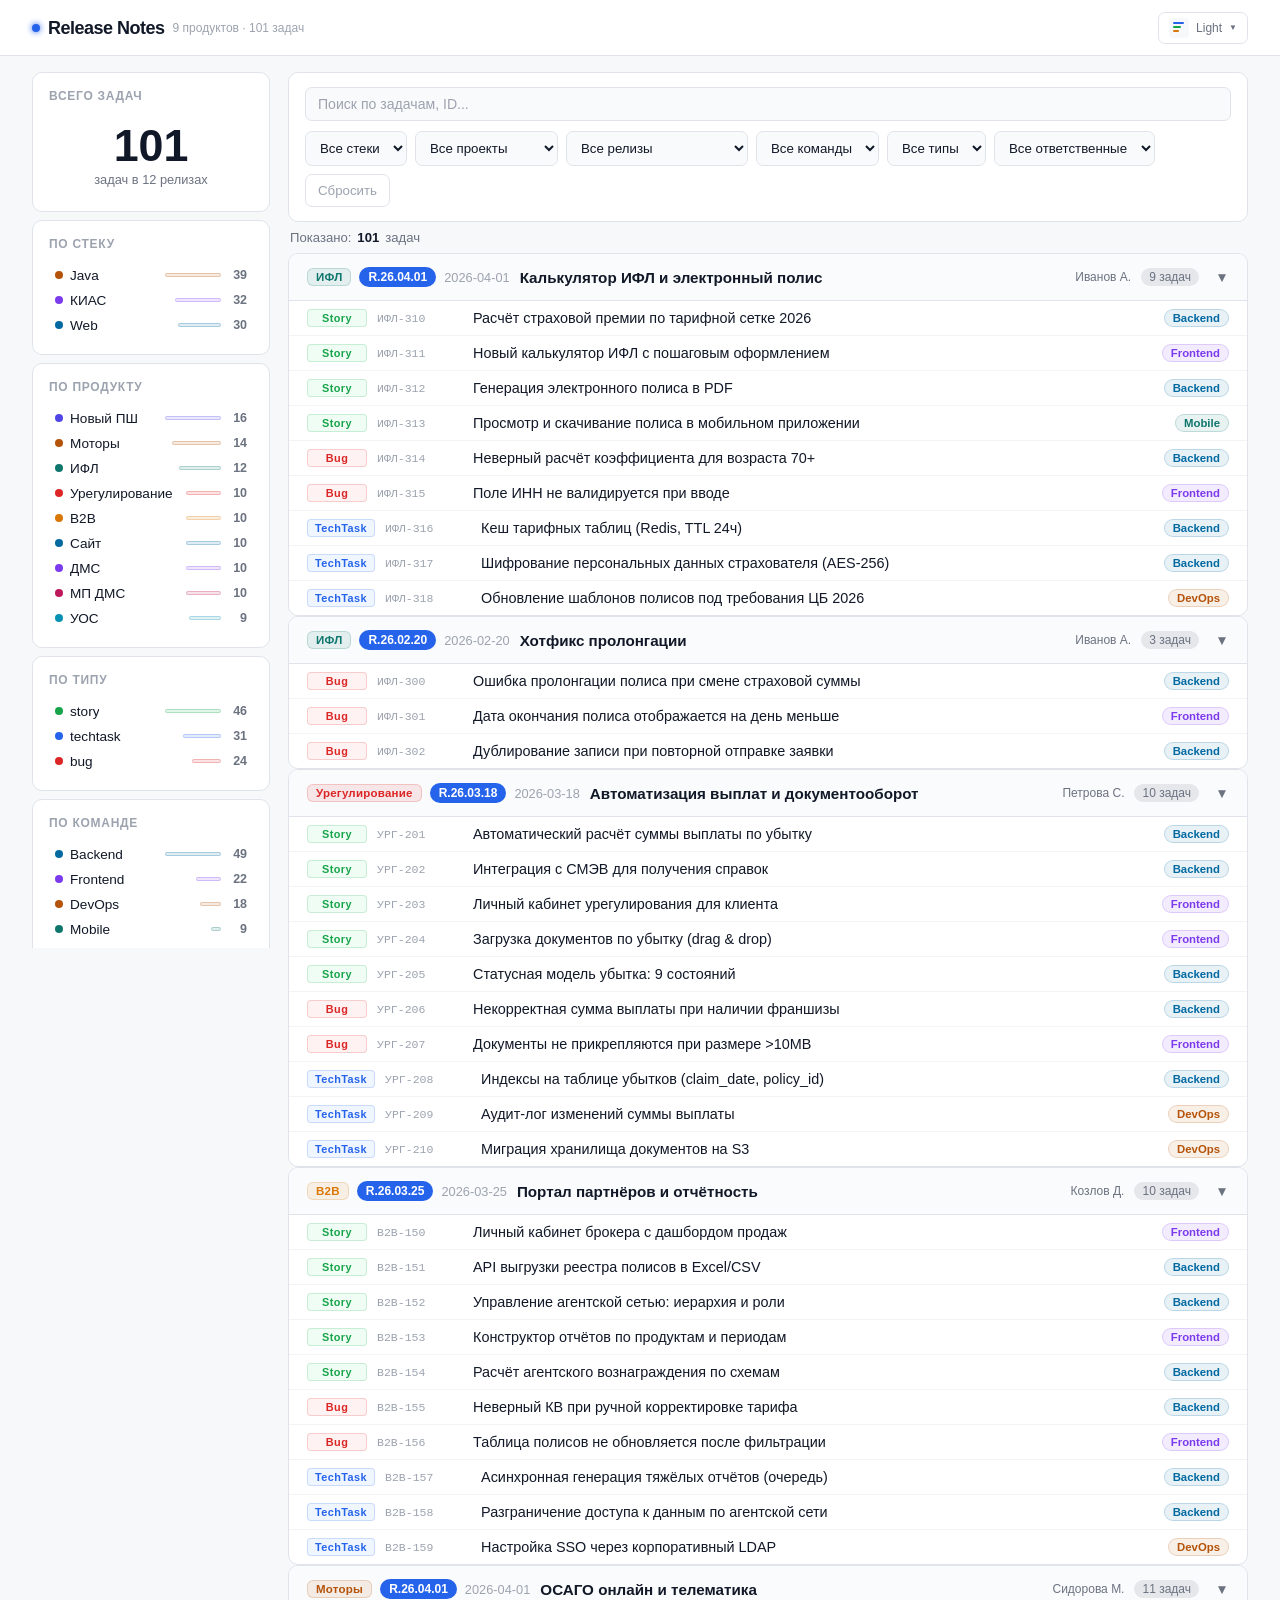
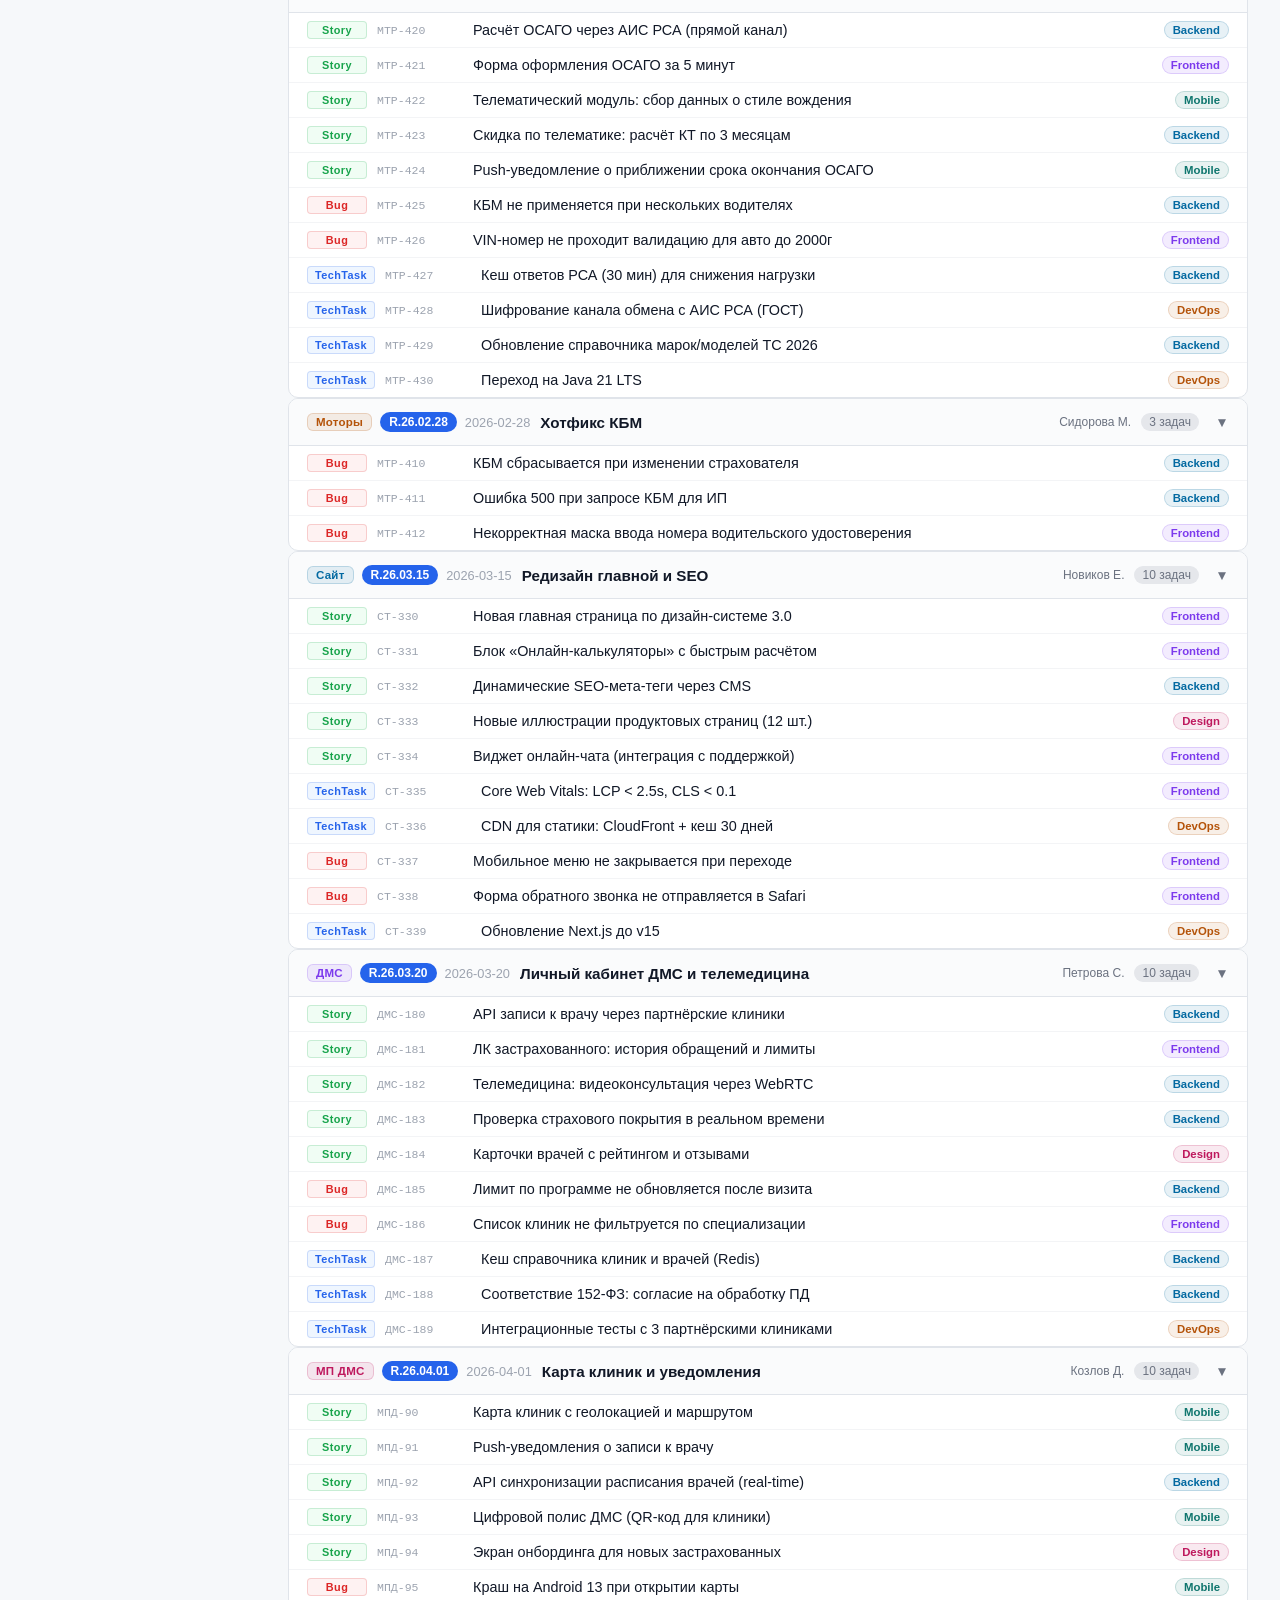
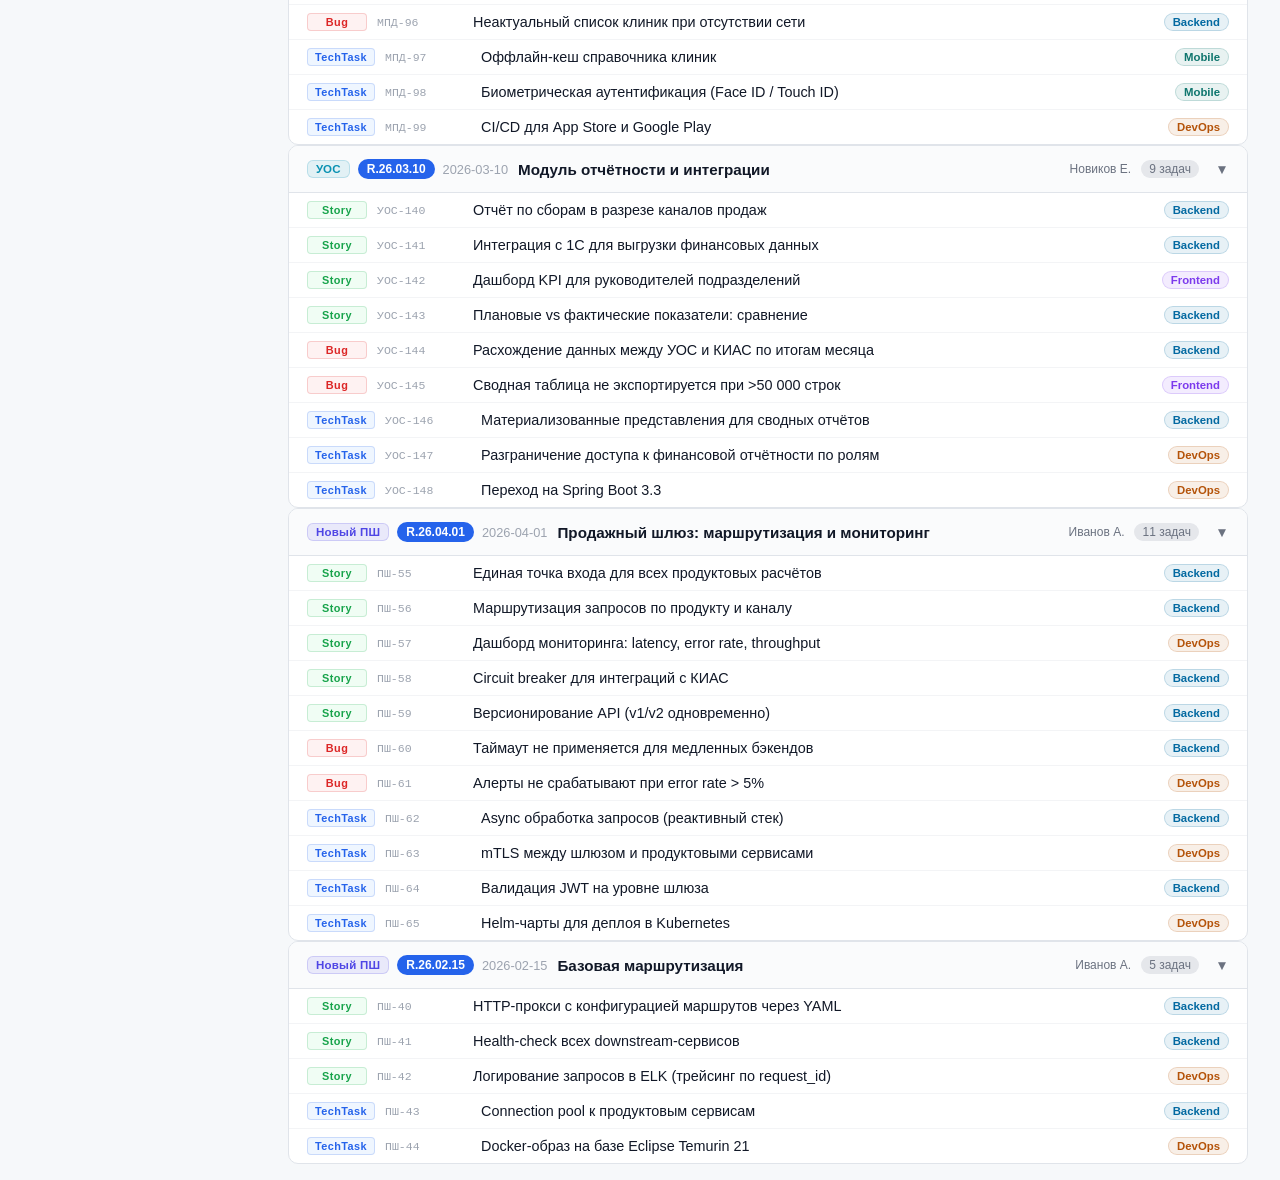
<file: index.html>
<!DOCTYPE html>
<html lang="ru" data-theme="light">
<head>
  <meta charset="UTF-8">
  <meta name="viewport" content="width=device-width, initial-scale=1.0">
  <title>Release Notes</title>
  <link rel="stylesheet" href="style.css">
</head>
<body>

  <header>
    <div class="header-inner">
      <div class="logo">
        <div class="logo-dot"></div>
        <h1>Release Notes</h1>
        <span class="subtitle" id="header-subtitle">История изменений · 9 продуктов</span>
      </div>
      <div class="theme-picker" id="themePicker">
        <button class="theme-picker-btn" id="themePickerBtn">
          <span id="tpSwatch"></span>
          <span id="tpLabel">Light</span>
          <span class="tp-chevron">▼</span>
        </button>
        <div class="theme-dropdown" id="themeDropdown"></div>
      </div>
    </div>
  </header>

  <div class="layout">

    <!-- Sidebar -->
    <aside class="sidebar">

      <button class="sidebar-toggle" id="sidebar-toggle">
        <span>Фильтры и статистика</span>
        <span class="toggle-arrow">▼</span>
      </button>

      <div class="sidebar-cards" id="sidebar-cards">

        <div class="sidebar-card">
          <h3>Всего задач</h3>
          <div class="stat-total">
            <span class="big-num" id="total-count">0</span>
            <span class="big-label">задач в <span id="total-releases">0</span> релизах</span>
          </div>
        </div>

        <div class="sidebar-card">
          <h3>По стеку</h3>
          <div id="agg-stacks"></div>
        </div>

        <div class="sidebar-card">
          <h3>По продукту</h3>
          <div id="agg-projects"></div>
        </div>

        <div class="sidebar-card">
          <h3>По типу</h3>
          <div id="agg-types"></div>
        </div>

        <div class="sidebar-card">
          <h3>По команде</h3>
          <div id="agg-teams"></div>
        </div>

        <div class="sidebar-card">
          <h3>По ответственному</h3>
          <div id="agg-owners"></div>
        </div>

        <div class="sidebar-card">
          <h3>По релизу</h3>
          <div id="agg-releases"></div>
        </div>

      </div>
    </aside>

    <!-- Content -->
    <div class="content">

      <div class="toolbar">
        <input type="text" id="search" placeholder="Поиск по задачам, ID..." autocomplete="off">
        <div class="filters">
          <select id="filter-stack">
            <option value="">Все стеки</option>
          </select>
          <select id="filter-project">
            <option value="">Все продукты</option>
          </select>
          <select id="filter-release">
            <option value="">Все релизы</option>
          </select>
          <select id="filter-team">
            <option value="">Все команды</option>
          </select>
          <select id="filter-type">
            <option value="">Все типы</option>
          </select>
          <select id="filter-owner">
            <option value="">Все ответственные</option>
          </select>
          <button id="reset-filters">Сбросить</button>
        </div>
      </div>

      <div class="stats-bar">Показано: <strong id="stats-count">0</strong> задач</div>

      <div id="releases-container"></div>
      <div class="empty-state" id="empty-state" style="display:none">Ничего не найдено</div>

    </div>
  </div>

  <script>
    const projectStack = {
      "ИФЛ":        "КИАС",
      "Урегулирование": "КИАС",
      "B2B":        "Web",
      "Моторы":     "Java",
      "Сайт":       "Web",
      "ДМС":        "КИАС",
      "МП ДМС":     "Web",
      "УОС":        "Java",
      "Новый ПШ":   "Java",
    };

    const stackConfig = {
      "Java": "#b45309",
      "Web":  "#0369a1",
      "КИАС": "#7c3aed",
    };

    const releases = [
      // ── ИФЛ ─────────────────────────────────────────────────
      {
        project: "ИФЛ", version: "v4.2.0", date: "2026-04-01", title: "Калькулятор ИФЛ и электронный полис", owner: "Иванов А.",
        tasks: [
          { id: "ИФЛ-310", type: "story",     team: "Backend",  text: "Расчёт страховой премии по тарифной сетке 2026" },
          { id: "ИФЛ-311", type: "story",     team: "Frontend", text: "Новый калькулятор ИФЛ с пошаговым оформлением" },
          { id: "ИФЛ-312", type: "story",     team: "Backend",  text: "Генерация электронного полиса в PDF" },
          { id: "ИФЛ-313", type: "story",     team: "Mobile",   text: "Просмотр и скачивание полиса в мобильном приложении" },
          { id: "ИФЛ-314", type: "bug",      team: "Backend",  text: "Неверный расчёт коэффициента для возраста 70+" },
          { id: "ИФЛ-315", type: "bug",      team: "Frontend", text: "Поле ИНН не валидируется при вводе" },
          { id: "ИФЛ-316", type: "techtask",     team: "Backend",  text: "Кеш тарифных таблиц (Redis, TTL 24ч)" },
          { id: "ИФЛ-317", type: "techtask", team: "Backend",  text: "Шифрование персональных данных страхователя (AES-256)" },
          { id: "ИФЛ-318", type: "techtask",    team: "DevOps",   text: "Обновление шаблонов полисов под требования ЦБ 2026" },
        ]
      },
      {
        project: "ИФЛ", version: "v4.1.1", date: "2026-02-20", title: "Хотфикс пролонгации", owner: "Иванов А.",
        tasks: [
          { id: "ИФЛ-300", type: "bug", team: "Backend",  text: "Ошибка пролонгации полиса при смене страховой суммы" },
          { id: "ИФЛ-301", type: "bug", team: "Frontend", text: "Дата окончания полиса отображается на день меньше" },
          { id: "ИФЛ-302", type: "bug", team: "Backend",  text: "Дублирование записи при повторной отправке заявки" },
        ]
      },
      // ── Урегулирование ──────────────────────────────────────
      {
        project: "Урегулирование", version: "v3.5.0", date: "2026-03-18", title: "Автоматизация выплат и документооборот", owner: "Петрова С.",
        tasks: [
          { id: "УРГ-201", type: "story",     team: "Backend",  text: "Автоматический расчёт суммы выплаты по убытку" },
          { id: "УРГ-202", type: "story",     team: "Backend",  text: "Интеграция с СМЭВ для получения справок" },
          { id: "УРГ-203", type: "story",     team: "Frontend", text: "Личный кабинет урегулирования для клиента" },
          { id: "УРГ-204", type: "story",     team: "Frontend", text: "Загрузка документов по убытку (drag & drop)" },
          { id: "УРГ-205", type: "story",     team: "Backend",  text: "Статусная модель убытка: 9 состояний" },
          { id: "УРГ-206", type: "bug",      team: "Backend",  text: "Некорректная сумма выплаты при наличии франшизы" },
          { id: "УРГ-207", type: "bug",      team: "Frontend", text: "Документы не прикрепляются при размере >10MB" },
          { id: "УРГ-208", type: "techtask",     team: "Backend",  text: "Индексы на таблице убытков (claim_date, policy_id)" },
          { id: "УРГ-209", type: "techtask", team: "DevOps",   text: "Аудит-лог изменений суммы выплаты" },
          { id: "УРГ-210", type: "techtask",    team: "DevOps",   text: "Миграция хранилища документов на S3" },
        ]
      },
      // ── B2B ─────────────────────────────────────────────────
      {
        project: "B2B", version: "v2.3.0", date: "2026-03-25", title: "Портал партнёров и отчётность", owner: "Козлов Д.",
        tasks: [
          { id: "B2B-150", type: "story",     team: "Frontend", text: "Личный кабинет брокера с дашбордом продаж" },
          { id: "B2B-151", type: "story",     team: "Backend",  text: "API выгрузки реестра полисов в Excel/CSV" },
          { id: "B2B-152", type: "story",     team: "Backend",  text: "Управление агентской сетью: иерархия и роли" },
          { id: "B2B-153", type: "story",     team: "Frontend", text: "Конструктор отчётов по продуктам и периодам" },
          { id: "B2B-154", type: "story",     team: "Backend",  text: "Расчёт агентского вознаграждения по схемам" },
          { id: "B2B-155", type: "bug",      team: "Backend",  text: "Неверный КВ при ручной корректировке тарифа" },
          { id: "B2B-156", type: "bug",      team: "Frontend", text: "Таблица полисов не обновляется после фильтрации" },
          { id: "B2B-157", type: "techtask",     team: "Backend",  text: "Асинхронная генерация тяжёлых отчётов (очередь)" },
          { id: "B2B-158", type: "techtask", team: "Backend",  text: "Разграничение доступа к данным по агентской сети" },
          { id: "B2B-159", type: "techtask",    team: "DevOps",   text: "Настройка SSO через корпоративный LDAP" },
        ]
      },
      // ── Моторы ──────────────────────────────────────────────
      {
        project: "Моторы", version: "v5.1.0", date: "2026-04-01", title: "ОСАГО онлайн и телематика", owner: "Сидорова М.",
        tasks: [
          { id: "МТР-420", type: "story",     team: "Backend",  text: "Расчёт ОСАГО через АИС РСА (прямой канал)" },
          { id: "МТР-421", type: "story",     team: "Frontend", text: "Форма оформления ОСАГО за 5 минут" },
          { id: "МТР-422", type: "story",     team: "Mobile",   text: "Телематический модуль: сбор данных о стиле вождения" },
          { id: "МТР-423", type: "story",     team: "Backend",  text: "Скидка по телематике: расчёт КТ по 3 месяцам" },
          { id: "МТР-424", type: "story",     team: "Mobile",   text: "Push-уведомление о приближении срока окончания ОСАГО" },
          { id: "МТР-425", type: "bug",      team: "Backend",  text: "КБМ не применяется при нескольких водителях" },
          { id: "МТР-426", type: "bug",      team: "Frontend", text: "VIN-номер не проходит валидацию для авто до 2000г" },
          { id: "МТР-427", type: "techtask",     team: "Backend",  text: "Кеш ответов РСА (30 мин) для снижения нагрузки" },
          { id: "МТР-428", type: "techtask", team: "DevOps",   text: "Шифрование канала обмена с АИС РСА (ГОСТ)" },
          { id: "МТР-429", type: "techtask",    team: "Backend",  text: "Обновление справочника марок/моделей ТС 2026" },
          { id: "МТР-430", type: "techtask",    team: "DevOps",   text: "Переход на Java 21 LTS" },
        ]
      },
      {
        project: "Моторы", version: "v5.0.2", date: "2026-02-28", title: "Хотфикс КБМ", owner: "Сидорова М.",
        tasks: [
          { id: "МТР-410", type: "bug", team: "Backend",  text: "КБМ сбрасывается при изменении страхователя" },
          { id: "МТР-411", type: "bug", team: "Backend",  text: "Ошибка 500 при запросе КБМ для ИП" },
          { id: "МТР-412", type: "bug", team: "Frontend", text: "Некорректная маска ввода номера водительского удостоверения" },
        ]
      },
      // ── Сайт ────────────────────────────────────────────────
      {
        project: "Сайт", version: "v6.4.0", date: "2026-03-15", title: "Редизайн главной и SEO", owner: "Новиков Е.",
        tasks: [
          { id: "СТ-330", type: "story",  team: "Frontend", text: "Новая главная страница по дизайн-системе 3.0" },
          { id: "СТ-331", type: "story",  team: "Frontend", text: "Блок «Онлайн-калькуляторы» с быстрым расчётом" },
          { id: "СТ-332", type: "story",  team: "Backend",  text: "Динамические SEO-мета-теги через CMS" },
          { id: "СТ-333", type: "story",  team: "Design",   text: "Новые иллюстрации продуктовых страниц (12 шт.)" },
          { id: "СТ-334", type: "story",  team: "Frontend", text: "Виджет онлайн-чата (интеграция с поддержкой)" },
          { id: "СТ-335", type: "techtask",  team: "Frontend", text: "Core Web Vitals: LCP < 2.5s, CLS < 0.1" },
          { id: "СТ-336", type: "techtask",  team: "DevOps",   text: "CDN для статики: CloudFront + кеш 30 дней" },
          { id: "СТ-337", type: "bug",   team: "Frontend", text: "Мобильное меню не закрывается при переходе" },
          { id: "СТ-338", type: "bug",   team: "Frontend", text: "Форма обратного звонка не отправляется в Safari" },
          { id: "СТ-339", type: "techtask", team: "DevOps",   text: "Обновление Next.js до v15" },
        ]
      },
      // ── ДМС ─────────────────────────────────────────────────
      {
        project: "ДМС", version: "v3.8.0", date: "2026-03-20", title: "Личный кабинет ДМС и телемедицина", owner: "Петрова С.",
        tasks: [
          { id: "ДМС-180", type: "story",     team: "Backend",  text: "API записи к врачу через партнёрские клиники" },
          { id: "ДМС-181", type: "story",     team: "Frontend", text: "ЛК застрахованного: история обращений и лимиты" },
          { id: "ДМС-182", type: "story",     team: "Backend",  text: "Телемедицина: видеоконсультация через WebRTC" },
          { id: "ДМС-183", type: "story",     team: "Backend",  text: "Проверка страхового покрытия в реальном времени" },
          { id: "ДМС-184", type: "story",     team: "Design",   text: "Карточки врачей с рейтингом и отзывами" },
          { id: "ДМС-185", type: "bug",      team: "Backend",  text: "Лимит по программе не обновляется после визита" },
          { id: "ДМС-186", type: "bug",      team: "Frontend", text: "Список клиник не фильтруется по специализации" },
          { id: "ДМС-187", type: "techtask",     team: "Backend",  text: "Кеш справочника клиник и врачей (Redis)" },
          { id: "ДМС-188", type: "techtask", team: "Backend",  text: "Соответствие 152-ФЗ: согласие на обработку ПД" },
          { id: "ДМС-189", type: "techtask",    team: "DevOps",   text: "Интеграционные тесты с 3 партнёрскими клиниками" },
        ]
      },
      // ── МП ДМС ──────────────────────────────────────────────
      {
        project: "МП ДМС", version: "v2.1.0", date: "2026-04-01", title: "Карта клиник и уведомления", owner: "Козлов Д.",
        tasks: [
          { id: "МПД-90",  type: "story",     team: "Mobile",   text: "Карта клиник с геолокацией и маршрутом" },
          { id: "МПД-91",  type: "story",     team: "Mobile",   text: "Push-уведомления о записи к врачу" },
          { id: "МПД-92",  type: "story",     team: "Backend",  text: "API синхронизации расписания врачей (real-time)" },
          { id: "МПД-93",  type: "story",     team: "Mobile",   text: "Цифровой полис ДМС (QR-код для клиники)" },
          { id: "МПД-94",  type: "story",     team: "Design",   text: "Экран онбординга для новых застрахованных" },
          { id: "МПД-95",  type: "bug",      team: "Mobile",   text: "Краш на Android 13 при открытии карты" },
          { id: "МПД-96",  type: "bug",      team: "Backend",  text: "Неактуальный список клиник при отсутствии сети" },
          { id: "МПД-97",  type: "techtask",     team: "Mobile",   text: "Оффлайн-кеш справочника клиник" },
          { id: "МПД-98",  type: "techtask", team: "Mobile",   text: "Биометрическая аутентификация (Face ID / Touch ID)" },
          { id: "МПД-99",  type: "techtask",    team: "DevOps",   text: "CI/CD для App Store и Google Play" },
        ]
      },
      // ── УОС ─────────────────────────────────────────────────
      {
        project: "УОС", version: "v1.9.0", date: "2026-03-10", title: "Модуль отчётности и интеграции", owner: "Новиков Е.",
        tasks: [
          { id: "УОС-140", type: "story",     team: "Backend",  text: "Отчёт по сборам в разрезе каналов продаж" },
          { id: "УОС-141", type: "story",     team: "Backend",  text: "Интеграция с 1С для выгрузки финансовых данных" },
          { id: "УОС-142", type: "story",     team: "Frontend", text: "Дашборд KPI для руководителей подразделений" },
          { id: "УОС-143", type: "story",     team: "Backend",  text: "Плановые vs фактические показатели: сравнение" },
          { id: "УОС-144", type: "bug",      team: "Backend",  text: "Расхождение данных между УОС и КИАС по итогам месяца" },
          { id: "УОС-145", type: "bug",      team: "Frontend", text: "Сводная таблица не экспортируется при >50 000 строк" },
          { id: "УОС-146", type: "techtask",     team: "Backend",  text: "Материализованные представления для сводных отчётов" },
          { id: "УОС-147", type: "techtask", team: "DevOps",   text: "Разграничение доступа к финансовой отчётности по ролям" },
          { id: "УОС-148", type: "techtask",    team: "DevOps",   text: "Переход на Spring Boot 3.3" },
        ]
      },
      // ── Новый ПШ ────────────────────────────────────────────
      {
        project: "Новый ПШ", version: "v1.2.0", date: "2026-04-01", title: "Продажный шлюз: маршрутизация и мониторинг", owner: "Иванов А.",
        tasks: [
          { id: "ПШ-55",  type: "story",     team: "Backend",  text: "Единая точка входа для всех продуктовых расчётов" },
          { id: "ПШ-56",  type: "story",     team: "Backend",  text: "Маршрутизация запросов по продукту и каналу" },
          { id: "ПШ-57",  type: "story",     team: "DevOps",   text: "Дашборд мониторинга: latency, error rate, throughput" },
          { id: "ПШ-58",  type: "story",     team: "Backend",  text: "Circuit breaker для интеграций с КИАС" },
          { id: "ПШ-59",  type: "story",     team: "Backend",  text: "Версионирование API (v1/v2 одновременно)" },
          { id: "ПШ-60",  type: "bug",      team: "Backend",  text: "Таймаут не применяется для медленных бэкендов" },
          { id: "ПШ-61",  type: "bug",      team: "DevOps",   text: "Алерты не срабатывают при error rate > 5%" },
          { id: "ПШ-62",  type: "techtask",     team: "Backend",  text: "Async обработка запросов (реактивный стек)" },
          { id: "ПШ-63",  type: "techtask", team: "DevOps",   text: "mTLS между шлюзом и продуктовыми сервисами" },
          { id: "ПШ-64",  type: "techtask", team: "Backend",  text: "Валидация JWT на уровне шлюза" },
          { id: "ПШ-65",  type: "techtask",    team: "DevOps",   text: "Helm-чарты для деплоя в Kubernetes" },
        ]
      },
      {
        project: "Новый ПШ", version: "v1.1.0", date: "2026-02-15", title: "Базовая маршрутизация", owner: "Иванов А.",
        tasks: [
          { id: "ПШ-40",  type: "story",  team: "Backend",  text: "HTTP-прокси с конфигурацией маршрутов через YAML" },
          { id: "ПШ-41",  type: "story",  team: "Backend",  text: "Health-check всех downstream-сервисов" },
          { id: "ПШ-42",  type: "story",  team: "DevOps",   text: "Логирование запросов в ELK (трейсинг по request_id)" },
          { id: "ПШ-43",  type: "techtask",  team: "Backend",  text: "Connection pool к продуктовым сервисам" },
          { id: "ПШ-44",  type: "techtask", team: "DevOps",   text: "Docker-образ на базе Eclipse Temurin 21" },
        ]
      },
    ];

    const typeConfig = {
      story:    { color: "#16a34a", bg: "#f0fdf4", label: "Story" },
      techtask: { color: "#2563eb", bg: "#eff6ff", label: "TechTask" },
      bug:      { color: "#dc2626", bg: "#fef2f2", label: "Bug" },
    };

    const teamConfig = {
      Frontend: "#7c3aed",
      Backend:  "#0369a1",
      Mobile:   "#0f766e",
      DevOps:   "#b45309",
      Design:   "#be185d",
    };

    const projectConfig = {
      "ИФЛ":            "#0f766e",
      "Урегулирование": "#dc2626",
      "B2B":            "#d97706",
      "Моторы":         "#b45309",
      "Сайт":           "#0369a1",
      "ДМС":            "#7c3aed",
      "МП ДМС":         "#be185d",
      "УОС":            "#0891b2",
      "Новый ПШ":       "#4f46e5",
    };

    // Populate selects
    const allStacks   = [...new Set(Object.values(projectStack))].sort();
    const allProjects = [...new Set(releases.map(r => r.project))].sort();
    const allTeams    = [...new Set(releases.flatMap(r => r.tasks.map(t => t.team)))].sort();
    const allTypes    = [...new Set(releases.flatMap(r => r.tasks.map(t => t.type)))].sort();
    const allOwners   = [...new Set(releases.map(r => r.owner).filter(Boolean))].sort();

    allStacks.forEach(s => {
      document.getElementById("filter-stack").insertAdjacentHTML("beforeend", `<option value="${s}">${s}</option>`);
    });
    allProjects.forEach(p => {
      document.getElementById("filter-project").insertAdjacentHTML("beforeend", `<option value="${p}">${p}</option>`);
    });
    allTeams.forEach(t => {
      document.getElementById("filter-team").insertAdjacentHTML("beforeend", `<option value="${t}">${t}</option>`);
    });
    allTypes.forEach(t => {
      document.getElementById("filter-type").insertAdjacentHTML("beforeend", `<option value="${t}">${t}</option>`);
    });
    allOwners.forEach(o => {
      document.getElementById("filter-owner").insertAdjacentHTML("beforeend", `<option value="${o}">${o}</option>`);
    });

    // Update project select based on stack filter
    function updateProjectSelect(stackFilter) {
      const sel = document.getElementById("filter-project");
      const current = sel.value;
      sel.innerHTML = '<option value="">Все проекты</option>';
      allProjects
        .filter(p => !stackFilter || projectStack[p] === stackFilter)
        .forEach(p => {
          sel.insertAdjacentHTML("beforeend", `<option value="${p}">${p}</option>`);
        });
      if ([...sel.options].some(o => o.value === current)) sel.value = current;
      else sel.value = "";
    }

    // Update release select based on active project/stack filter
    function updateReleaseSelect(projectFilter, stackFilter) {
      const sel = document.getElementById("filter-release");
      const current = sel.value;
      sel.innerHTML = '<option value="">Все релизы</option>';
      releases
        .filter(r => (!projectFilter || r.project === projectFilter) && (!stackFilter || projectStack[r.project] === stackFilter))
        .forEach(r => {
          sel.insertAdjacentHTML("beforeend", `<option value="${r.version}|${r.project}">${r.project} ${r.version}</option>`);
        });
      if ([...sel.options].some(o => o.value === current)) sel.value = current;
      else sel.value = "";
    }

    function renderAgg(containerId, keyFn, colorFn, filterId, allTasks) {
      const container = document.getElementById(containerId);
      container.innerHTML = "";
      const counts = {};
      allTasks.forEach(t => {
        const key = keyFn(t);
        counts[key] = (counts[key] || 0) + 1;
      });
      const max = Math.max(...Object.values(counts), 1);
      Object.entries(counts).sort((a, b) => b[1] - a[1]).forEach(([key, count]) => {
        const color = colorFn(key);
        const barWidth = Math.round((count / max) * 56);
        const sel = document.getElementById(filterId);
        const isActive = sel && sel.value === key;
        const row = document.createElement("div");
        row.className = "agg-row" + (isActive ? " active" : "");
        row.innerHTML = `
          <span class="agg-label">
            <span class="agg-dot" style="background:${color}"></span>
            ${key}
          </span>
          <span class="agg-bar-wrap">
            <span class="agg-bar" style="width:${barWidth}px;background:${color}20;border:1px solid ${color}40"></span>
            <span class="agg-num">${count}</span>
          </span>
        `;
        if (filterId) {
          row.addEventListener("click", () => {
            const s = document.getElementById(filterId);
            s.value = s.value === key ? "" : key;
            if (filterId === "filter-project") updateReleaseSelect(s.value);
            applyFilters();
          });
        }
        container.appendChild(row);
      });
    }

    function renderSidebar(filtered) {
      const allTasks = filtered.flatMap(r => r.tasks);
      const total = allTasks.length;

      document.getElementById("total-count").textContent = total;
      document.getElementById("total-releases").textContent = filtered.filter(r => r.tasks.length > 0).length;

      renderAgg("agg-stacks",   t => projectStack[t._project] || "—", k => stackConfig[k] || "#6b7280", "filter-stack", allTasks);
      renderAgg("agg-projects", t => t._project, k => projectConfig[k] || "#6b7280", "filter-project", allTasks);
      renderAgg("agg-types",    t => t.type,      k => typeConfig[k]?.color || "#6b7280", "filter-type", allTasks);
      renderAgg("agg-teams",    t => t.team,      k => teamConfig[k] || "#6b7280", "filter-team", allTasks);
      renderAgg("agg-owners",   t => t._owner || "—", () => "#6b7280", "filter-owner", allTasks);

      // releases agg
      const relContainer = document.getElementById("agg-releases");
      relContainer.innerHTML = "";
      filtered.filter(r => r.tasks.length > 0).forEach(r => {
        const color = projectConfig[r.project] || "#2563eb";
        const releaseKey = `${r.version}|${r.project}`;
        const isActive = document.getElementById("filter-release").value === releaseKey;
        const row = document.createElement("div");
        row.className = "agg-row" + (isActive ? " active" : "");
        row.innerHTML = `
          <span class="agg-label">
            <span class="agg-dot" style="background:${color}"></span>
            <span style="color:#9ca3af;font-size:0.75rem;margin-right:2px">${r.project}</span>${r.version}
          </span>
          <span class="agg-num">${r.tasks.length}</span>
        `;
        row.addEventListener("click", () => {
          const sel = document.getElementById("filter-release");
          sel.value = sel.value === releaseKey ? "" : releaseKey;
          applyFilters();
        });
        relContainer.appendChild(row);
      });
    }

    function formatReleaseId(date) {
      const [y, m, d] = date.split('-');
      return `R.${y.slice(2)}.${m}.${d}`;
    }

    function renderReleases(filtered) {
      const container = document.getElementById("releases-container");
      const empty = document.getElementById("empty-state");
      container.innerHTML = "";

      let totalCount = 0;
      let anyVisible = false;

      filtered.forEach(release => {
        if (release.tasks.length === 0) return;
        anyVisible = true;
        totalCount += release.tasks.length;
        const projColor = projectConfig[release.project] || "#2563eb";

        const article = document.createElement("article");
        article.className = "release";

        const stack = projectStack[release.project] || "";
        const stackColor = stackConfig[stack] || "#6b7280";
        article.innerHTML = `
          <div class="release-header">
            <div class="release-meta">
              <span class="project-badge" style="background:${projColor}18;color:${projColor};border:1px solid ${projColor}30">${release.project}</span>
              <a class="version" href="release.html?project=${encodeURIComponent(release.project)}&version=${encodeURIComponent(release.version)}" target="_blank">${formatReleaseId(release.date)}</a>
              <span class="date">${release.date}</span>
            </div>
            <h2>${release.title}</h2>
            ${release.owner ? `<span class="release-owner">${release.owner}</span>` : ""}
            <span class="task-count">${release.tasks.length} задач</span>
            <span class="collapse-btn">▼</span>
          </div>
        `;

        article.querySelector(".release-header").addEventListener("click", () => {
          article.classList.toggle("collapsed");
        });

        const list = document.createElement("ul");
        list.className = "task-list";

        release.tasks.forEach(task => {
          const tc = typeConfig[task.type] || typeConfig.chore;
          const teamColor = teamConfig[task.team] || "#6b7280";
          const li = document.createElement("li");
          li.className = "task";
          li.innerHTML = `
            <span class="task-type" style="background:${tc.bg};color:${tc.color};border:1px solid ${tc.color}30">${tc.label}</span>
            <a class="task-id" href="https://issues.example.com/${task.id}" target="_blank">${task.id}</a>
            <span class="task-text">${task.text}</span>
            <span class="task-team" style="background:${teamColor}18;color:${teamColor};border:1px solid ${teamColor}30">${task.team}</span>
          `;
          list.appendChild(li);
        });

        article.appendChild(list);
        container.appendChild(article);
      });

      document.getElementById("stats-count").textContent = totalCount;

      // update subtitle
      const projectFilter = document.getElementById("filter-project").value;
      const total = releases.reduce((s, r) => s + r.tasks.length, 0);
      document.getElementById("header-subtitle").textContent =
        projectFilter
          ? `Продукт: ${projectFilter} · ${totalCount} задач`
          : `${allProjects.length} продуктов · ${totalCount} задач`;

      empty.style.display = anyVisible ? "none" : "block";
    }

    function getFiltered() {
      const search        = document.getElementById("search").value.toLowerCase();
      const stackFilter   = document.getElementById("filter-stack").value;
      const projectFilter = document.getElementById("filter-project").value;
      const releaseFilter = document.getElementById("filter-release").value;
      const teamFilter    = document.getElementById("filter-team").value;
      const typeFilter    = document.getElementById("filter-type").value;
      const ownerFilter   = document.getElementById("filter-owner").value;

      return releases.map(r => {
        if (stackFilter   && projectStack[r.project] !== stackFilter) return { ...r, tasks: [] };
        if (projectFilter && r.project !== projectFilter)             return { ...r, tasks: [] };
        const releaseKey = `${r.version}|${r.project}`;
        if (releaseFilter && releaseKey !== releaseFilter)            return { ...r, tasks: [] };
        if (ownerFilter   && r.owner !== ownerFilter)                 return { ...r, tasks: [] };
        const tasks = r.tasks
          .filter(t => {
            if (teamFilter && t.team !== teamFilter) return false;
            if (typeFilter && t.type !== typeFilter) return false;
            if (search && !t.text.toLowerCase().includes(search) && !t.id.toLowerCase().includes(search) && !r.title.toLowerCase().includes(search)) return false;
            return true;
          })
          .map(t => ({ ...t, _project: r.project, _owner: r.owner }));
        return { ...r, tasks };
      });
    }

    function applyFilters() {
      const filtered = getFiltered();
      renderReleases(filtered);
      renderSidebar(filtered);
      updateSelectStyles();
    }

    // Mobile sidebar toggle
    const sidebarToggle = document.getElementById("sidebar-toggle");
    const sidebarCards  = document.getElementById("sidebar-cards");
    sidebarToggle.addEventListener("click", () => {
      sidebarToggle.classList.toggle("open");
      sidebarCards.classList.toggle("open");
    });

    // Highlight active selects
    function updateSelectStyles() {
      ["filter-stack", "filter-project", "filter-release", "filter-team", "filter-type", "filter-owner"].forEach(id => {
        const el = document.getElementById(id);
        el.classList.toggle("active-filter", el.value !== "");
      });
    }

    document.getElementById("search").addEventListener("input", applyFilters);
    document.getElementById("filter-stack").addEventListener("change", () => {
      const stack = document.getElementById("filter-stack").value;
      updateProjectSelect(stack);
      updateReleaseSelect(document.getElementById("filter-project").value, stack);
      applyFilters();
    });
    document.getElementById("filter-project").addEventListener("change", () => {
      const stack   = document.getElementById("filter-stack").value;
      const project = document.getElementById("filter-project").value;
      updateReleaseSelect(project, stack);
      applyFilters();
    });
    document.getElementById("filter-release").addEventListener("change", applyFilters);
    document.getElementById("filter-team").addEventListener("change", applyFilters);
    document.getElementById("filter-type").addEventListener("change", applyFilters);
    document.getElementById("filter-owner").addEventListener("change", applyFilters);
    document.getElementById("reset-filters").addEventListener("click", () => {
      document.getElementById("search").value = "";
      document.getElementById("filter-stack").value = "";
      document.getElementById("filter-project").value = "";
      document.getElementById("filter-release").value = "";
      document.getElementById("filter-team").value = "";
      document.getElementById("filter-type").value = "";
      document.getElementById("filter-owner").value = "";
      updateProjectSelect("");
      updateReleaseSelect("", "");
      applyFilters();
    });

    updateProjectSelect("");
    updateReleaseSelect("", "");
    applyFilters();

    // ── Theme picker ──────────────────────────────────────────
    const THEMES = [
      { id: 'light',   name: 'Light',   desc: 'Светлая тема',    bg: '#f6f8fa', accent: '#2563eb', key: '#2563eb', str: '#16a34a', num: '#d97706' },
      { id: 'fallout', name: 'Fallout', desc: 'Терминал Убежища', bg: '#060a04', accent: '#4af626', key: '#4af626', str: '#a8e060', num: '#7af040' },
      { id: 'dark',    name: 'Dark',    desc: 'Тёмная ночь',     bg: '#0f1117', accent: '#4f8ef7', key: '#7dd3fc', str: '#86efac', num: '#fdba74' },
      { id: 'monokai', name: 'Monokai', desc: 'Классика кода',   bg: '#1a1b16', accent: '#a6e22e', key: '#66d9e8', str: '#e6db74', num: '#ae81ff' },
      { id: 'nord',    name: 'Nord',    desc: 'Северное сияние', bg: '#242933', accent: '#88c0d0', key: '#88c0d0', str: '#a3be8c', num: '#b48ead' },
      { id: 'github',  name: 'GitHub',  desc: 'GitHub Light',    bg: '#f6f8fa', accent: '#0969da', key: '#0550ae', str: '#116329', num: '#953800' },
    ];

    const htmlEl         = document.documentElement;
    let currentTheme     = localStorage.getItem('rn-theme') || 'light';
    htmlEl.setAttribute('data-theme', currentTheme);

    const themeDropdown  = document.getElementById('themeDropdown');
    const themePickerBtn = document.getElementById('themePickerBtn');
    const tpSwatch       = document.getElementById('tpSwatch');
    const tpLabel        = document.getElementById('tpLabel');

    function buildSwatchHTML(t) {
      return `<span style="display:flex;width:20px;height:20px;border-radius:4px;overflow:hidden;position:relative;background:${t.bg};">
        <span style="position:absolute;top:4px;left:4px;display:flex;flex-direction:column;gap:2px;">
          <span style="width:11px;height:2px;border-radius:1px;background:${t.key};"></span>
          <span style="width:8px;height:2px;border-radius:1px;background:${t.str};"></span>
          <span style="width:6px;height:2px;border-radius:1px;background:${t.num};"></span>
        </span>
      </span>`;
    }

    function updateActiveSwatch() {
      const t = THEMES.find(t => t.id === currentTheme) || THEMES[0];
      tpSwatch.innerHTML = buildSwatchHTML(t);
      tpLabel.textContent = t.name;
      themeDropdown.querySelectorAll('.theme-option').forEach(el =>
        el.classList.toggle('active', el.dataset.theme === currentTheme));
    }

    THEMES.forEach(t => {
      const opt = document.createElement('div');
      opt.className = 'theme-option';
      opt.dataset.theme = t.id;
      opt.innerHTML = `
        <div class="to-preview" style="background:${t.bg};">
          <span style="position:absolute;top:5px;left:6px;display:flex;flex-direction:column;gap:3px;">
            <span style="width:20px;height:2px;border-radius:1px;background:${t.key};"></span>
            <span style="width:14px;height:2px;border-radius:1px;background:${t.str};"></span>
            <span style="width:10px;height:2px;border-radius:1px;background:${t.num};"></span>
          </span>
        </div>
        <div><div class="to-name">${t.name}</div><div class="to-desc">${t.desc}</div></div>
        <span class="to-check">✓</span>
      `;
      opt.addEventListener('click', () => {
        currentTheme = t.id;
        htmlEl.setAttribute('data-theme', currentTheme);
        localStorage.setItem('rn-theme', currentTheme);
        updateActiveSwatch();
        closeThemeDropdown();
      });
      themeDropdown.appendChild(opt);
    });

    function closeThemeDropdown() {
      themeDropdown.classList.remove('open');
      themePickerBtn.classList.remove('open');
    }

    themePickerBtn.addEventListener('click', e => {
      e.stopPropagation();
      const isOpen = themeDropdown.classList.toggle('open');
      themePickerBtn.classList.toggle('open', isOpen);
    });

    document.addEventListener('click', e => {
      if (!e.target.closest('.theme-picker')) closeThemeDropdown();
    });

    document.addEventListener('keydown', e => {
      if (e.key === 'Escape') closeThemeDropdown();
    });

    updateActiveSwatch();
  </script>
</body>
</html>
</file>
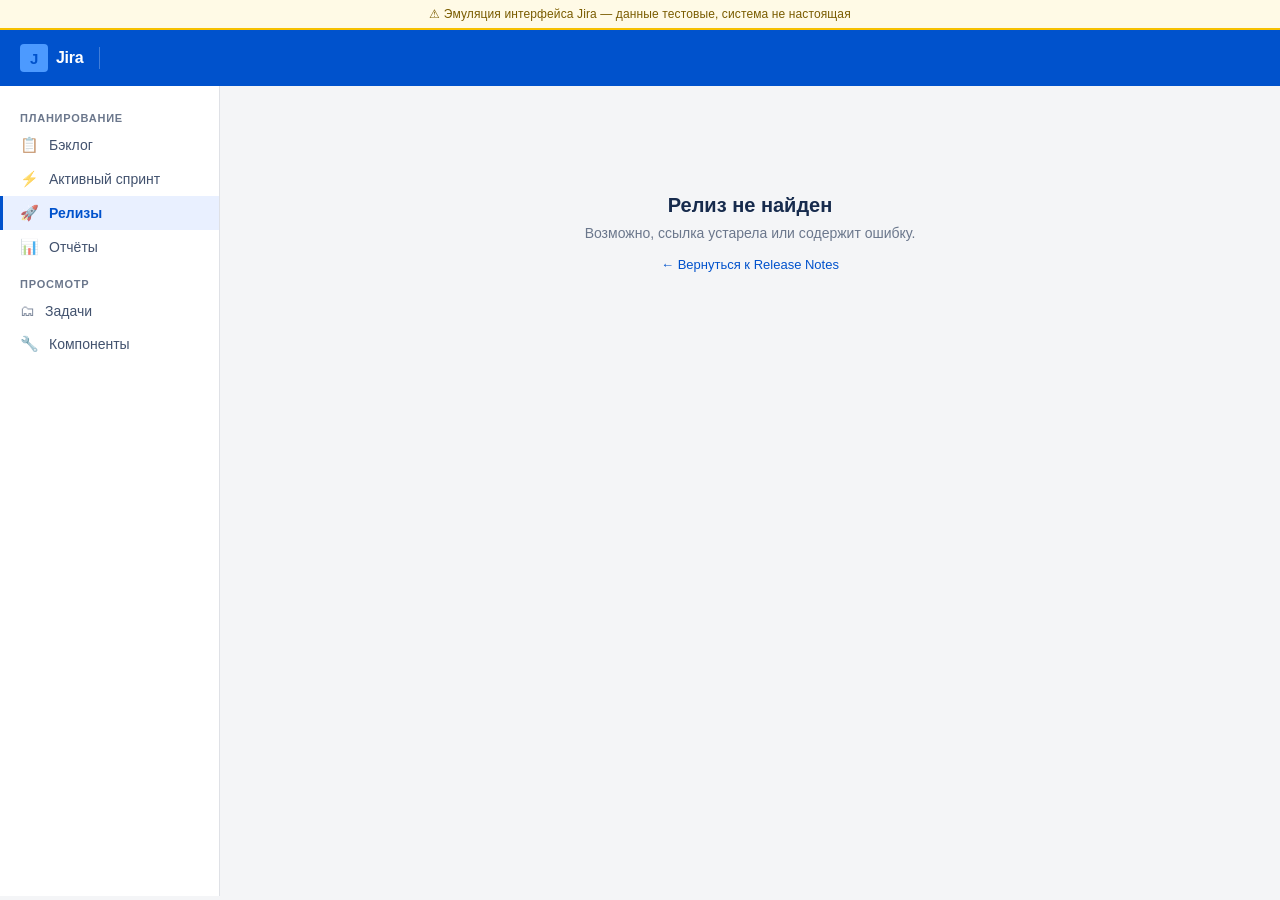
<file: release.html>
<!DOCTYPE html>
<html lang="ru">
<head>
  <meta charset="UTF-8">
  <meta name="viewport" content="width=device-width, initial-scale=1.0">
  <title>Jira — Релиз</title>
  <style>
    * { box-sizing: border-box; margin: 0; padding: 0; }

    body {
      font-family: -apple-system, BlinkMacSystemFont, 'Segoe UI', sans-serif;
      background: #f4f5f7;
      color: #172b4d;
      min-height: 100vh;
    }

    /* Demo banner */
    .demo-notice {
      background: #fffae6;
      border-bottom: 2px solid #f6c000;
      padding: 7px 20px;
      font-size: 12px;
      color: #7a5c00;
      text-align: center;
      font-weight: 500;
      letter-spacing: 0.01em;
    }

    /* Top nav */
    .topnav {
      background: #0052cc;
      height: 56px;
      display: flex;
      align-items: center;
      padding: 0 20px;
      gap: 16px;
    }

    .jira-logo {
      display: flex;
      align-items: center;
      gap: 8px;
      color: #fff;
      font-size: 16px;
      font-weight: 700;
      letter-spacing: -0.3px;
      text-decoration: none;
    }

    .jira-icon {
      width: 28px; height: 28px;
      background: #4c9aff;
      border-radius: 4px;
      display: flex;
      align-items: center;
      justify-content: center;
      font-size: 15px;
      font-weight: 900;
      color: #0052cc;
    }

    .topnav-sep {
      width: 1px; height: 22px;
      background: rgba(255,255,255,0.25);
    }

    .topnav-project {
      color: rgba(255,255,255,0.85);
      font-size: 14px;
      font-weight: 500;
    }

    /* Layout */
    .layout {
      display: flex;
      min-height: calc(100vh - 90px);
    }

    /* Sidebar */
    .sidebar {
      width: 220px;
      background: #fff;
      border-right: 1px solid #dfe1e6;
      padding: 16px 0;
      flex-shrink: 0;
    }

    .sidebar-section { margin-bottom: 4px; }

    .sidebar-section-label {
      font-size: 11px;
      font-weight: 700;
      color: #6b778c;
      text-transform: uppercase;
      letter-spacing: 0.07em;
      padding: 10px 20px 4px;
    }

    .sidebar-item {
      display: flex;
      align-items: center;
      gap: 10px;
      padding: 8px 20px;
      font-size: 14px;
      color: #42526e;
      cursor: pointer;
      transition: background 0.1s;
    }

    .sidebar-item:hover { background: #f4f5f7; }
    .sidebar-item.active { background: #e9f0ff; color: #0052cc; font-weight: 600; border-left: 3px solid #0052cc; padding-left: 17px; }

    .sidebar-icon { font-size: 15px; opacity: 0.7; }

    /* Main */
    .main {
      flex: 1;
      padding: 28px 36px;
    }

    /* Breadcrumb */
    .breadcrumb {
      display: flex;
      align-items: center;
      gap: 6px;
      font-size: 12px;
      color: #6b778c;
      margin-bottom: 20px;
    }

    .breadcrumb a {
      color: #0052cc;
      text-decoration: none;
    }
    .breadcrumb a:hover { text-decoration: underline; }
    .bc-sep { color: #97a0af; font-size: 10px; }

    /* Release header */
    .release-header { margin-bottom: 28px; }

    .release-title-row {
      display: flex;
      align-items: center;
      gap: 12px;
      margin-bottom: 12px;
      flex-wrap: wrap;
    }

    .release-id {
      font-size: 22px;
      font-weight: 700;
      color: #172b4d;
      font-family: 'SF Mono', 'Fira Code', monospace;
    }

    .release-title {
      font-size: 18px;
      color: #42526e;
      font-weight: 400;
    }

    .release-status {
      background: #e3fcef;
      color: #006644;
      font-size: 11px;
      font-weight: 700;
      padding: 3px 9px;
      border-radius: 3px;
      text-transform: uppercase;
      letter-spacing: 0.07em;
      flex-shrink: 0;
    }

    .release-meta {
      display: flex;
      flex-wrap: wrap;
      gap: 24px;
      font-size: 13px;
      color: #6b778c;
      padding: 14px 16px;
      background: #fff;
      border: 1px solid #dfe1e6;
      border-radius: 4px;
    }

    .meta-item { display: flex; align-items: center; gap: 6px; }
    .meta-label { font-weight: 600; color: #42526e; }

    .project-dot {
      width: 10px; height: 10px;
      border-radius: 50%;
      display: inline-block;
    }

    /* Issues */
    .issues-header {
      display: flex;
      align-items: center;
      justify-content: space-between;
      margin-bottom: 10px;
      margin-top: 28px;
    }

    .issues-title {
      font-size: 12px;
      font-weight: 700;
      color: #6b778c;
      text-transform: uppercase;
      letter-spacing: 0.07em;
    }

    .issues-count {
      font-size: 12px;
      color: #97a0af;
    }

    /* Issue row */
    .issue-row {
      display: flex;
      align-items: center;
      gap: 12px;
      padding: 9px 14px;
      background: #fff;
      border: 1px solid #dfe1e6;
      border-radius: 3px;
      margin-bottom: 3px;
      cursor: default;
      transition: background 0.1s, box-shadow 0.1s;
    }

    .issue-row:hover {
      background: #f8f9fa;
      box-shadow: 0 1px 4px rgba(0,0,0,0.08);
    }

    .issue-type-icon {
      width: 16px; height: 16px;
      border-radius: 2px;
      flex-shrink: 0;
      display: flex;
      align-items: center;
      justify-content: center;
      font-size: 9px;
      font-weight: 900;
      color: #fff;
    }

    .issue-key {
      font-size: 12px;
      font-weight: 600;
      color: #0052cc;
      white-space: nowrap;
      min-width: 90px;
      font-family: 'SF Mono', 'Fira Code', monospace;
    }

    .issue-summary {
      font-size: 14px;
      color: #172b4d;
      flex: 1;
      min-width: 0;
    }

    .issue-team {
      font-size: 11px;
      color: #6b778c;
      white-space: nowrap;
      background: #f4f5f7;
      padding: 2px 8px;
      border-radius: 10px;
      border: 1px solid #dfe1e6;
    }

    .issue-status {
      font-size: 11px;
      font-weight: 700;
      padding: 2px 9px;
      border-radius: 3px;
      white-space: nowrap;
      text-transform: uppercase;
      letter-spacing: 0.05em;
      min-width: 64px;
      text-align: center;
    }

    .status-done     { background: #e3fcef; color: #006644; }
    .status-bug      { background: #ffebe6; color: #bf2600; }
    .status-perf     { background: #e6f4ff; color: #0052cc; }
    .status-security { background: #fff8e6; color: #7a5c00; }
    .status-chore    { background: #f4f5f7; color: #42526e; }

    /* Not found */
    .not-found {
      text-align: center;
      padding: 80px 24px;
    }
    .not-found h2 { font-size: 20px; margin-bottom: 8px; color: #172b4d; }
    .not-found p { color: #6b778c; font-size: 14px; }
    .back-link { display: inline-block; margin-top: 16px; color: #0052cc; font-size: 13px; text-decoration: none; }
    .back-link:hover { text-decoration: underline; }

    @media (max-width: 700px) {
      .sidebar { display: none; }
      .main { padding: 16px; }
      .issue-team { display: none; }
    }
  </style>
</head>
<body>

  <div class="demo-notice">⚠ Эмуляция интерфейса Jira — данные тестовые, система не настоящая</div>

  <nav class="topnav">
    <a class="jira-logo" href="#">
      <div class="jira-icon">J</div>
      Jira
    </a>
    <div class="topnav-sep"></div>
    <span class="topnav-project" id="topnav-project"></span>
  </nav>

  <div class="layout">

    <aside class="sidebar">
      <div class="sidebar-section">
        <div class="sidebar-section-label">Планирование</div>
        <div class="sidebar-item"><span class="sidebar-icon">📋</span>Бэклог</div>
        <div class="sidebar-item"><span class="sidebar-icon">⚡</span>Активный спринт</div>
        <div class="sidebar-item active"><span class="sidebar-icon">🚀</span>Релизы</div>
        <div class="sidebar-item"><span class="sidebar-icon">📊</span>Отчёты</div>
      </div>
      <div class="sidebar-section">
        <div class="sidebar-section-label">Просмотр</div>
        <div class="sidebar-item"><span class="sidebar-icon">🗂</span>Задачи</div>
        <div class="sidebar-item"><span class="sidebar-icon">🔧</span>Компоненты</div>
      </div>
    </aside>

    <main class="main" id="main"></main>

  </div>

  <script>
    const projectStack = {
      "ИФЛ":            "КИАС",
      "Урегулирование": "КИАС",
      "B2B":            "Web",
      "Моторы":         "Java",
      "Сайт":           "Web",
      "ДМС":            "КИАС",
      "МП ДМС":         "Web",
      "УОС":            "Java",
      "Новый ПШ":       "Java",
    };

    const projectConfig = {
      "ИФЛ":            "#0f766e",
      "Урегулирование": "#dc2626",
      "B2B":            "#d97706",
      "Моторы":         "#b45309",
      "Сайт":           "#0369a1",
      "ДМС":            "#7c3aed",
      "МП ДМС":         "#be185d",
      "УОС":            "#0891b2",
      "Новый ПШ":       "#4f46e5",
    };

    const typeConfig = {
      story:    { bg: "#0052cc", label: "S", title: "Story",    statusClass: "status-done", statusLabel: "Готово"    },
      techtask: { bg: "#4bade8", label: "T", title: "TechTask", statusClass: "status-perf", statusLabel: "Готово"    },
      bug:      { bg: "#e5493a", label: "B", title: "Bug",      statusClass: "status-bug",  statusLabel: "Исправлен" },
    };

    const releases = [
      { project: "ИФЛ", version: "v4.2.0", date: "2026-04-01", title: "Калькулятор ИФЛ и электронный полис", owner: "Иванов А.",
        tasks: [
          { id: "ИФЛ-310", type: "story",     team: "Backend",  text: "Расчёт страховой премии по тарифной сетке 2026" },
          { id: "ИФЛ-311", type: "story",     team: "Frontend", text: "Новый калькулятор ИФЛ с пошаговым оформлением" },
          { id: "ИФЛ-312", type: "story",     team: "Backend",  text: "Генерация электронного полиса в PDF" },
          { id: "ИФЛ-313", type: "story",     team: "Mobile",   text: "Просмотр и скачивание полиса в мобильном приложении" },
          { id: "ИФЛ-314", type: "bug",      team: "Backend",  text: "Неверный расчёт коэффициента для возраста 70+" },
          { id: "ИФЛ-315", type: "bug",      team: "Frontend", text: "Поле ИНН не валидируется при вводе" },
          { id: "ИФЛ-316", type: "techtask",     team: "Backend",  text: "Кеш тарифных таблиц (Redis, TTL 24ч)" },
          { id: "ИФЛ-317", type: "techtask", team: "Backend",  text: "Шифрование персональных данных страхователя (AES-256)" },
          { id: "ИФЛ-318", type: "techtask",    team: "DevOps",   text: "Обновление шаблонов полисов под требования ЦБ 2026" },
        ]
      },
      { project: "ИФЛ", version: "v4.1.1", date: "2026-02-20", title: "Хотфикс пролонгации", owner: "Иванов А.",
        tasks: [
          { id: "ИФЛ-300", type: "bug", team: "Backend",  text: "Ошибка пролонгации полиса при смене страховой суммы" },
          { id: "ИФЛ-301", type: "bug", team: "Frontend", text: "Дата окончания полиса отображается на день меньше" },
          { id: "ИФЛ-302", type: "bug", team: "Backend",  text: "Дублирование записи при повторной отправке заявки" },
        ]
      },
      { project: "Урегулирование", version: "v3.5.0", date: "2026-03-18", title: "Автоматизация выплат и документооборот", owner: "Петрова С.",
        tasks: [
          { id: "УРГ-201", type: "story",     team: "Backend",  text: "Автоматический расчёт суммы выплаты по убытку" },
          { id: "УРГ-202", type: "story",     team: "Backend",  text: "Интеграция с СМЭВ для получения справок" },
          { id: "УРГ-203", type: "story",     team: "Frontend", text: "Личный кабинет урегулирования для клиента" },
          { id: "УРГ-204", type: "story",     team: "Frontend", text: "Загрузка документов по убытку (drag & drop)" },
          { id: "УРГ-205", type: "story",     team: "Backend",  text: "Статусная модель убытка: 9 состояний" },
          { id: "УРГ-206", type: "bug",      team: "Backend",  text: "Некорректная сумма выплаты при наличии франшизы" },
          { id: "УРГ-207", type: "bug",      team: "Frontend", text: "Документы не прикрепляются при размере >10MB" },
          { id: "УРГ-208", type: "techtask",     team: "Backend",  text: "Индексы на таблице убытков (claim_date, policy_id)" },
          { id: "УРГ-209", type: "techtask", team: "DevOps",   text: "Аудит-лог изменений суммы выплаты" },
          { id: "УРГ-210", type: "techtask",    team: "DevOps",   text: "Миграция хранилища документов на S3" },
        ]
      },
      { project: "B2B", version: "v2.3.0", date: "2026-03-25", title: "Портал партнёров и отчётность", owner: "Козлов Д.",
        tasks: [
          { id: "B2B-150", type: "story",     team: "Frontend", text: "Личный кабинет брокера с дашбордом продаж" },
          { id: "B2B-151", type: "story",     team: "Backend",  text: "API выгрузки реестра полисов в Excel/CSV" },
          { id: "B2B-152", type: "story",     team: "Backend",  text: "Управление агентской сетью: иерархия и роли" },
          { id: "B2B-153", type: "story",     team: "Frontend", text: "Конструктор отчётов по продуктам и периодам" },
          { id: "B2B-154", type: "story",     team: "Backend",  text: "Расчёт агентского вознаграждения по схемам" },
          { id: "B2B-155", type: "bug",      team: "Backend",  text: "Неверный КВ при ручной корректировке тарифа" },
          { id: "B2B-156", type: "bug",      team: "Frontend", text: "Таблица полисов не обновляется после фильтрации" },
          { id: "B2B-157", type: "techtask",     team: "Backend",  text: "Асинхронная генерация тяжёлых отчётов (очередь)" },
          { id: "B2B-158", type: "techtask", team: "Backend",  text: "Разграничение доступа к данным по агентской сети" },
          { id: "B2B-159", type: "techtask",    team: "DevOps",   text: "Настройка SSO через корпоративный LDAP" },
        ]
      },
      { project: "Моторы", version: "v5.1.0", date: "2026-04-01", title: "ОСАГО онлайн и телематика", owner: "Сидорова М.",
        tasks: [
          { id: "МТР-420", type: "story",     team: "Backend",  text: "Расчёт ОСАГО через АИС РСА (прямой канал)" },
          { id: "МТР-421", type: "story",     team: "Frontend", text: "Форма оформления ОСАГО за 5 минут" },
          { id: "МТР-422", type: "story",     team: "Mobile",   text: "Телематический модуль: сбор данных о стиле вождения" },
          { id: "МТР-423", type: "story",     team: "Backend",  text: "Скидка по телематике: расчёт КТ по 3 месяцам" },
          { id: "МТР-424", type: "story",     team: "Mobile",   text: "Push-уведомление о приближении срока окончания ОСАГО" },
          { id: "МТР-425", type: "bug",      team: "Backend",  text: "КБМ не применяется при нескольких водителях" },
          { id: "МТР-426", type: "bug",      team: "Frontend", text: "VIN-номер не проходит валидацию для авто до 2000г" },
          { id: "МТР-427", type: "techtask",     team: "Backend",  text: "Кеш ответов РСА (30 мин) для снижения нагрузки" },
          { id: "МТР-428", type: "techtask", team: "DevOps",   text: "Шифрование канала обмена с АИС РСА (ГОСТ)" },
          { id: "МТР-429", type: "techtask",    team: "Backend",  text: "Обновление справочника марок/моделей ТС 2026" },
          { id: "МТР-430", type: "techtask",    team: "DevOps",   text: "Переход на Java 21 LTS" },
        ]
      },
      { project: "Моторы", version: "v5.0.2", date: "2026-02-28", title: "Хотфикс КБМ", owner: "Сидорова М.",
        tasks: [
          { id: "МТР-410", type: "bug", team: "Backend",  text: "КБМ сбрасывается при изменении страхователя" },
          { id: "МТР-411", type: "bug", team: "Backend",  text: "Ошибка 500 при запросе КБМ для ИП" },
          { id: "МТР-412", type: "bug", team: "Frontend", text: "Некорректная маска ввода номера водительского удостоверения" },
        ]
      },
      { project: "Сайт", version: "v6.4.0", date: "2026-03-15", title: "Редизайн главной и SEO", owner: "Новиков Е.",
        tasks: [
          { id: "СТ-330", type: "story",  team: "Frontend", text: "Новая главная страница по дизайн-системе 3.0" },
          { id: "СТ-331", type: "story",  team: "Frontend", text: "Блок «Онлайн-калькуляторы» с быстрым расчётом" },
          { id: "СТ-332", type: "story",  team: "Backend",  text: "Динамические SEO-мета-теги через CMS" },
          { id: "СТ-333", type: "story",  team: "Design",   text: "Новые иллюстрации продуктовых страниц (12 шт.)" },
          { id: "СТ-334", type: "story",  team: "Frontend", text: "Виджет онлайн-чата (интеграция с поддержкой)" },
          { id: "СТ-335", type: "techtask",  team: "Frontend", text: "Core Web Vitals: LCP < 2.5s, CLS < 0.1" },
          { id: "СТ-336", type: "techtask",  team: "DevOps",   text: "CDN для статики: CloudFront + кеш 30 дней" },
          { id: "СТ-337", type: "bug",   team: "Frontend", text: "Мобильное меню не закрывается при переходе" },
          { id: "СТ-338", type: "bug",   team: "Frontend", text: "Форма обратного звонка не отправляется в Safari" },
          { id: "СТ-339", type: "techtask", team: "DevOps",   text: "Обновление Next.js до v15" },
        ]
      },
      { project: "ДМС", version: "v3.8.0", date: "2026-03-20", title: "Личный кабинет ДМС и телемедицина", owner: "Петрова С.",
        tasks: [
          { id: "ДМС-180", type: "story",     team: "Backend",  text: "API записи к врачу через партнёрские клиники" },
          { id: "ДМС-181", type: "story",     team: "Frontend", text: "ЛК застрахованного: история обращений и лимиты" },
          { id: "ДМС-182", type: "story",     team: "Backend",  text: "Телемедицина: видеоконсультация через WebRTC" },
          { id: "ДМС-183", type: "story",     team: "Backend",  text: "Проверка страхового покрытия в реальном времени" },
          { id: "ДМС-184", type: "story",     team: "Design",   text: "Карточки врачей с рейтингом и отзывами" },
          { id: "ДМС-185", type: "bug",      team: "Backend",  text: "Лимит по программе не обновляется после визита" },
          { id: "ДМС-186", type: "bug",      team: "Frontend", text: "Список клиник не фильтруется по специализации" },
          { id: "ДМС-187", type: "techtask",     team: "Backend",  text: "Кеш справочника клиник и врачей (Redis)" },
          { id: "ДМС-188", type: "techtask", team: "Backend",  text: "Соответствие 152-ФЗ: согласие на обработку ПД" },
          { id: "ДМС-189", type: "techtask",    team: "DevOps",   text: "Интеграционные тесты с 3 партнёрскими клиниками" },
        ]
      },
      { project: "МП ДМС", version: "v2.1.0", date: "2026-04-01", title: "Карта клиник и уведомления", owner: "Козлов Д.",
        tasks: [
          { id: "МПД-90",  type: "story",     team: "Mobile",   text: "Карта клиник с геолокацией и маршрутом" },
          { id: "МПД-91",  type: "story",     team: "Mobile",   text: "Push-уведомления о записи к врачу" },
          { id: "МПД-92",  type: "story",     team: "Backend",  text: "API синхронизации расписания врачей (real-time)" },
          { id: "МПД-93",  type: "story",     team: "Mobile",   text: "Цифровой полис ДМС (QR-код для клиники)" },
          { id: "МПД-94",  type: "story",     team: "Design",   text: "Экран онбординга для новых застрахованных" },
          { id: "МПД-95",  type: "bug",      team: "Mobile",   text: "Краш на Android 13 при открытии карты" },
          { id: "МПД-96",  type: "bug",      team: "Backend",  text: "Неактуальный список клиник при отсутствии сети" },
          { id: "МПД-97",  type: "techtask",     team: "Mobile",   text: "Оффлайн-кеш справочника клиник" },
          { id: "МПД-98",  type: "techtask", team: "Mobile",   text: "Биометрическая аутентификация (Face ID / Touch ID)" },
          { id: "МПД-99",  type: "techtask",    team: "DevOps",   text: "CI/CD для App Store и Google Play" },
        ]
      },
      { project: "УОС", version: "v1.9.0", date: "2026-03-10", title: "Модуль отчётности и интеграции", owner: "Новиков Е.",
        tasks: [
          { id: "УОС-140", type: "story",     team: "Backend",  text: "Отчёт по сборам в разрезе каналов продаж" },
          { id: "УОС-141", type: "story",     team: "Backend",  text: "Интеграция с 1С для выгрузки финансовых данных" },
          { id: "УОС-142", type: "story",     team: "Frontend", text: "Дашборд KPI для руководителей подразделений" },
          { id: "УОС-143", type: "story",     team: "Backend",  text: "Плановые vs фактические показатели: сравнение" },
          { id: "УОС-144", type: "bug",      team: "Backend",  text: "Расхождение данных между УОС и КИАС по итогам месяца" },
          { id: "УОС-145", type: "bug",      team: "Frontend", text: "Сводная таблица не экспортируется при >50 000 строк" },
          { id: "УОС-146", type: "techtask",     team: "Backend",  text: "Материализованные представления для сводных отчётов" },
          { id: "УОС-147", type: "techtask", team: "DevOps",   text: "Разграничение доступа к финансовой отчётности по ролям" },
          { id: "УОС-148", type: "techtask",    team: "DevOps",   text: "Переход на Spring Boot 3.3" },
        ]
      },
      { project: "Новый ПШ", version: "v1.2.0", date: "2026-04-01", title: "Продажный шлюз: маршрутизация и мониторинг", owner: "Иванов А.",
        tasks: [
          { id: "ПШ-55",  type: "story",     team: "Backend",  text: "Единая точка входа для всех продуктовых расчётов" },
          { id: "ПШ-56",  type: "story",     team: "Backend",  text: "Маршрутизация запросов по продукту и каналу" },
          { id: "ПШ-57",  type: "story",     team: "DevOps",   text: "Дашборд мониторинга: latency, error rate, throughput" },
          { id: "ПШ-58",  type: "story",     team: "Backend",  text: "Circuit breaker для интеграций с КИАС" },
          { id: "ПШ-59",  type: "story",     team: "Backend",  text: "Версионирование API (v1/v2 одновременно)" },
          { id: "ПШ-60",  type: "bug",      team: "Backend",  text: "Таймаут не применяется для медленных бэкендов" },
          { id: "ПШ-61",  type: "bug",      team: "DevOps",   text: "Алерты не срабатывают при error rate > 5%" },
          { id: "ПШ-62",  type: "techtask",     team: "Backend",  text: "Async обработка запросов (реактивный стек)" },
          { id: "ПШ-63",  type: "techtask", team: "DevOps",   text: "mTLS между шлюзом и продуктовыми сервисами" },
          { id: "ПШ-64",  type: "techtask", team: "Backend",  text: "Валидация JWT на уровне шлюза" },
          { id: "ПШ-65",  type: "techtask",    team: "DevOps",   text: "Helm-чарты для деплоя в Kubernetes" },
        ]
      },
      { project: "Новый ПШ", version: "v1.1.0", date: "2026-02-15", title: "Базовая маршрутизация", owner: "Иванов А.",
        tasks: [
          { id: "ПШ-40",  type: "story",  team: "Backend",  text: "HTTP-прокси с конфигурацией маршрутов через YAML" },
          { id: "ПШ-41",  type: "story",  team: "Backend",  text: "Health-check всех downstream-сервисов" },
          { id: "ПШ-42",  type: "story",  team: "DevOps",   text: "Логирование запросов в ELK (трейсинг по request_id)" },
          { id: "ПШ-43",  type: "techtask",  team: "Backend",  text: "Connection pool к продуктовым сервисам" },
          { id: "ПШ-44",  type: "techtask", team: "DevOps",   text: "Docker-образ на базе Eclipse Temurin 21" },
        ]
      },
    ];

    function formatReleaseId(date) {
      const [y, m, d] = date.split('-');
      return `R.${y.slice(2)}.${m}.${d}`;
    }

    const params  = new URLSearchParams(location.search);
    const project = params.get('project');
    const version = params.get('version');
    const release = releases.find(r => r.project === project && r.version === version);

    const main = document.getElementById('main');

    if (!release) {
      main.innerHTML = `
        <div class="not-found">
          <h2>Релиз не найден</h2>
          <p>Возможно, ссылка устарела или содержит ошибку.</p>
          <a class="back-link" href="index.html">← Вернуться к Release Notes</a>
        </div>`;
    } else {
      const releaseId   = formatReleaseId(release.date);
      const projColor   = projectConfig[release.project] || '#2563eb';
      const stack       = projectStack[release.project] || '';

      document.title = `Jira — ${releaseId} · ${release.project}`;
      document.getElementById('topnav-project').textContent = release.project;

      const issueRows = release.tasks.map(t => {
        const tc = typeConfig[t.type] || typeConfig.chore;
        return `
          <div class="issue-row">
            <span class="issue-type-icon" style="background:${tc.bg}" title="${tc.title}">${tc.label}</span>
            <span class="issue-key">${t.id}</span>
            <span class="issue-summary">${t.text}</span>
            <span class="issue-team">${t.team}</span>
            <span class="issue-status ${tc.statusClass}">${tc.statusLabel}</span>
          </div>`;
      }).join('');

      main.innerHTML = `
        <div class="breadcrumb">
          <a href="index.html">Release Notes</a>
          <span class="bc-sep">›</span>
          <span>${release.project}</span>
          <span class="bc-sep">›</span>
          <span>Релизы</span>
          <span class="bc-sep">›</span>
          <span>${releaseId}</span>
        </div>

        <div class="release-header">
          <div class="release-title-row">
            <span class="release-id">${releaseId}</span>
            <span class="release-title">— ${release.title}</span>
            <span class="release-status">Выпущен</span>
          </div>
          <div class="release-meta">
            <div class="meta-item">
              <span class="meta-label">Продукт:</span>
              <span class="project-dot" style="background:${projColor}"></span>
              ${release.project}
            </div>
            <div class="meta-item">
              <span class="meta-label">Стек:</span>
              ${stack}
            </div>
            <div class="meta-item">
              <span class="meta-label">Дата:</span>
              ${release.date}
            </div>
            ${release.owner ? `<div class="meta-item"><span class="meta-label">Ответственный:</span>${release.owner}</div>` : ''}
            <div class="meta-item">
              <span class="meta-label">Задач:</span>
              ${release.tasks.length}
            </div>
          </div>
        </div>

        <div class="issues-header">
          <span class="issues-title">Задачи релиза</span>
          <span class="issues-count">${release.tasks.length} задач</span>
        </div>
        ${issueRows}
      `;
    }
  </script>
</body>
</html>
</file>
<file: style.css>
/* ── THEMES ── */
:root, [data-theme="light"] {
  --bg:         #f6f8fa;
  --surface:    #ffffff;
  --surface2:   #fafbfc;
  --border:     #e0e4ea;
  --text:       #111827;
  --text-muted: #6b7280;
  --text-dim:   #9ca3af;
  --accent:     #2563eb;
  --accent-bg:  #eff6ff;
  --accent-fg:  #1d4ed8;
  --input-bg:   #f9fafb;
  --hover:      #f3f4f6;
  --hover2:     #f0f2f5;
  --badge-bg:   #e5e7eb;
  --task-sep:   #f3f4f6;
  --scrollbar:  #e0e4ea;
}

[data-theme="fallout"] {
  --bg:         #060a04;
  --surface:    #0c1108;
  --surface2:   #0f1509;
  --border:     #1f3314;
  --text:       #a8e060;
  --text-muted: #4a7a28;
  --text-dim:   #2a4a18;
  --accent:     #4af626;
  --accent-bg:  #0a1a06;
  --accent-fg:  #4af626;
  --input-bg:   #0c1108;
  --hover:      #141f0e;
  --hover2:     #1a2a12;
  --badge-bg:   #1f3314;
  --task-sep:   #141f0e;
  --scrollbar:  #1f3314;
}

[data-theme="dark"] {
  --bg:         #0f1117;
  --surface:    #161b27;
  --surface2:   #1a1f2e;
  --border:     #2a3147;
  --text:       #e2e8f0;
  --text-muted: #7c8aa0;
  --text-dim:   #4a5568;
  --accent:     #4f8ef7;
  --accent-bg:  #1e2d4a;
  --accent-fg:  #93c5fd;
  --input-bg:   #1e2535;
  --hover:      #1e2535;
  --hover2:     #222b3a;
  --badge-bg:   #2a3147;
  --task-sep:   #1e2535;
  --scrollbar:  #2a3147;
}

[data-theme="monokai"] {
  --bg:         #1a1b16;
  --surface:    #23241e;
  --surface2:   #282922;
  --border:     #3a3c30;
  --text:       #f8f8f2;
  --text-muted: #75715e;
  --text-dim:   #5c5a4f;
  --accent:     #a6e22e;
  --accent-bg:  #2a2e1a;
  --accent-fg:  #a6e22e;
  --input-bg:   #2d2e26;
  --hover:      #2d2e26;
  --hover2:     #33342c;
  --badge-bg:   #3a3c30;
  --task-sep:   #2d2e26;
  --scrollbar:  #3a3c30;
}

[data-theme="nord"] {
  --bg:         #242933;
  --surface:    #2e3440;
  --surface2:   #343d4a;
  --border:     #434c5e;
  --text:       #eceff4;
  --text-muted: #9099a8;
  --text-dim:   #616e88;
  --accent:     #88c0d0;
  --accent-bg:  #2a3b45;
  --accent-fg:  #88c0d0;
  --input-bg:   #3b4252;
  --hover:      #3b4252;
  --hover2:     #414d5e;
  --badge-bg:   #434c5e;
  --task-sep:   #3b4252;
  --scrollbar:  #434c5e;
}

[data-theme="github"] {
  --bg:         #f6f8fa;
  --surface:    #ffffff;
  --surface2:   #f6f8fa;
  --border:     #d0d7de;
  --text:       #24292f;
  --text-muted: #656d76;
  --text-dim:   #8c959f;
  --accent:     #0969da;
  --accent-bg:  #dbeafe;
  --accent-fg:  #0550ae;
  --input-bg:   #f6f8fa;
  --hover:      #eaeef2;
  --hover2:     #e5e9ed;
  --badge-bg:   #eaeef2;
  --task-sep:   #eaeef2;
  --scrollbar:  #d0d7de;
}

* {
  box-sizing: border-box;
  margin: 0;
  padding: 0;
}

body {
  font-family: -apple-system, BlinkMacSystemFont, 'Segoe UI', sans-serif;
  background: var(--bg);
  color: var(--text);
  min-height: 100vh;
  transition: background 0.2s, color 0.2s;
}

/* Header */
header {
  background: var(--surface);
  border-bottom: 1px solid var(--border);
  padding: 0 32px;
  height: 56px;
  display: flex;
  align-items: center;
  transition: background 0.2s, border-color 0.2s;
}

.header-inner {
  max-width: 1280px;
  margin: 0 auto;
  width: 100%;
  display: flex;
  align-items: center;
  justify-content: space-between;
  gap: 12px;
}

.logo {
  display: flex;
  align-items: center;
  gap: 8px;
  white-space: nowrap;
}

.logo-dot {
  width: 8px; height: 8px;
  border-radius: 50%;
  background: var(--accent);
  box-shadow: 0 0 6px var(--accent);
  animation: pulse 2s ease-in-out infinite;
  flex-shrink: 0;
}

@keyframes pulse {
  0%, 100% { opacity: 1; }
  50% { opacity: 0.4; }
}

header h1 {
  font-size: 18px;
  font-weight: 800;
  letter-spacing: -0.5px;
  color: var(--text);
  line-height: 1;
}

.subtitle {
  color: var(--text-dim);
  font-size: 12px;
  letter-spacing: 0;
  white-space: nowrap;
}

/* ── Theme picker ── */
.theme-picker { position: relative; }

.theme-picker-btn {
  display: flex;
  align-items: center;
  gap: 7px;
  background: transparent;
  border: 1px solid var(--border);
  border-radius: 7px;
  padding: 5px 10px;
  color: var(--text-muted);
  font-size: 12px;
  font-family: inherit;
  cursor: pointer;
  transition: all 0.15s;
  outline: none;
}

.theme-picker-btn:hover,
.theme-picker-btn.open { border-color: var(--accent); color: var(--text); }

.tp-chevron { font-size: 8px; transition: transform 0.2s; }
.theme-picker-btn.open .tp-chevron { transform: rotate(180deg); }

.theme-dropdown {
  position: absolute;
  top: calc(100% + 6px);
  right: 0;
  background: var(--surface);
  border: 1px solid var(--border);
  border-radius: 10px;
  padding: 6px;
  z-index: 999;
  min-width: 190px;
  box-shadow: 0 8px 24px rgba(0,0,0,0.15);
  display: flex;
  flex-direction: column;
  gap: 3px;
  opacity: 0;
  pointer-events: none;
  transform: translateY(-6px);
  transition: opacity 0.15s, transform 0.15s;
}

.theme-dropdown.open { opacity: 1; pointer-events: all; transform: translateY(0); }

.theme-option {
  display: flex;
  align-items: center;
  gap: 10px;
  padding: 7px 8px;
  border-radius: 7px;
  border: 1px solid transparent;
  cursor: pointer;
  transition: background 0.1s, border-color 0.1s;
}

.theme-option:hover { background: var(--hover); border-color: var(--border); }
.theme-option.active { background: var(--hover); border-color: var(--accent); }
.to-preview { width: 38px; height: 24px; border-radius: 5px; overflow: hidden; position: relative; flex-shrink: 0; }
.to-name { font-size: 12px; font-weight: 600; color: var(--text); flex: 1; }
.to-desc { font-size: 10px; color: var(--text-muted); }
.to-check { font-size: 12px; color: var(--accent); opacity: 0; flex-shrink: 0; }
.theme-option.active .to-check { opacity: 1; }

/* Layout */
.layout {
  max-width: 1280px;
  margin: 16px auto;
  padding: 0 32px;
  display: grid;
  grid-template-columns: 240px 1fr;
  gap: 16px;
  align-items: start;
}

/* Sidebar */
.sidebar {
  position: sticky;
  top: 12px;
  max-height: calc(100vh - 24px);
  overflow-y: auto;
  scrollbar-width: thin;
  scrollbar-color: var(--scrollbar) transparent;
  background: var(--bg);
  z-index: 10;
  padding-right: 2px;
}

.sidebar-cards {
  display: flex;
  flex-direction: column;
  gap: 8px;
}

.sidebar::-webkit-scrollbar { width: 4px; }
.sidebar::-webkit-scrollbar-thumb { background: var(--scrollbar); border-radius: 2px; }

.sidebar-card {
  background: var(--surface);
  border: 1px solid var(--border);
  border-radius: 10px;
  padding: 16px;
  transition: background 0.2s, border-color 0.2s;
}

.sidebar-card h3 {
  font-size: 0.75rem;
  font-weight: 700;
  text-transform: uppercase;
  letter-spacing: 0.06em;
  color: var(--text-dim);
  margin-bottom: 12px;
}

.stat-total {
  display: flex;
  flex-direction: column;
  align-items: center;
  padding: 8px 0;
}

.stat-total .big-num {
  font-size: 2.8rem;
  font-weight: 800;
  color: var(--text);
  line-height: 1;
}

.stat-total .big-label {
  font-size: 0.8rem;
  color: var(--text-muted);
  margin-top: 4px;
}

.agg-row {
  display: flex;
  align-items: center;
  justify-content: space-between;
  border-radius: 6px;
  padding: 5px 6px;
  cursor: pointer;
  transition: background 0.1s;
}

.agg-row:hover { background: var(--hover); }
.agg-row.active { background: var(--accent-bg); }
.agg-row.active .agg-label { font-weight: 600; color: var(--accent-fg); }
.agg-row.active .agg-num { color: var(--accent-fg); }

.agg-label {
  display: flex;
  align-items: center;
  gap: 7px;
  font-size: 0.85rem;
  color: var(--text);
  white-space: nowrap;
  overflow: hidden;
  text-overflow: ellipsis;
  min-width: 0;
}

.agg-dot {
  width: 8px; height: 8px;
  border-radius: 50%;
  flex-shrink: 0;
}

.agg-bar-wrap { display: flex; align-items: center; gap: 6px; }

.agg-bar {
  height: 4px;
  border-radius: 2px;
  min-width: 2px;
  transition: width 0.3s;
}

.agg-num {
  font-size: 0.78rem;
  font-weight: 600;
  color: var(--text-muted);
  min-width: 20px;
  text-align: right;
}

/* Content area */
.content { display: flex; flex-direction: column; gap: 8px; }

/* Toolbar */
.toolbar {
  background: var(--surface);
  border: 1px solid var(--border);
  border-radius: 10px;
  padding: 14px 16px;
  display: flex;
  gap: 10px;
  flex-wrap: wrap;
  align-items: center;
  transition: background 0.2s, border-color 0.2s;
}

#search {
  flex: 1;
  min-width: 180px;
  padding: 8px 12px;
  background: var(--input-bg);
  border: 1px solid var(--border);
  border-radius: 7px;
  color: var(--text);
  font-size: 0.88rem;
  outline: none;
  transition: border-color 0.15s, background 0.2s;
}

#search:focus { border-color: var(--accent); background: var(--surface); }
#search::placeholder { color: var(--text-dim); }

.filters { display: flex; gap: 8px; flex-wrap: wrap; }

.filters select {
  padding: 8px 10px;
  background: var(--input-bg);
  border: 1px solid var(--border);
  border-radius: 7px;
  color: var(--text);
  font-size: 0.83rem;
  cursor: pointer;
  outline: none;
  transition: border-color 0.15s, background 0.2s;
}

.filters select:focus { border-color: var(--accent); }

.filters select.active-filter {
  border-color: var(--accent);
  background: var(--accent-bg);
  color: var(--accent-fg);
  font-weight: 600;
}

#reset-filters {
  padding: 8px 12px;
  background: transparent;
  border: 1px solid var(--border);
  border-radius: 7px;
  color: var(--text-dim);
  font-size: 0.83rem;
  cursor: pointer;
  transition: all 0.15s;
}

#reset-filters:hover { border-color: var(--text-muted); color: var(--text); }

.stats-bar {
  font-size: 0.82rem;
  color: var(--text-muted);
  padding: 0 2px;
  display: flex;
  align-items: center;
  gap: 6px;
}

.stats-bar strong { color: var(--text); font-weight: 700; }

/* Release card */
.release {
  background: var(--surface);
  border: 1px solid var(--border);
  border-radius: 10px;
  overflow: hidden;
  transition: background 0.2s, border-color 0.2s;
}

.release-header {
  padding: 10px 12px 10px 18px;
  border-bottom: 1px solid var(--border);
  display: flex;
  align-items: center;
  gap: 10px;
  background: var(--surface2);
  cursor: pointer;
  user-select: none;
  transition: background 0.15s;
}

.release-header:hover { background: var(--hover2); }

.collapse-btn {
  margin-left: auto;
  width: 26px; height: 26px;
  display: flex;
  align-items: center;
  justify-content: center;
  border-radius: 6px;
  color: var(--text-muted);
  font-size: 0.85rem;
  flex-shrink: 0;
  transition: transform 0.25s ease, background 0.15s;
}

.release-header:hover .collapse-btn { background: var(--badge-bg); color: var(--text); }
.release.collapsed .collapse-btn { transform: rotate(-90deg); }
.release.collapsed .release-header { border-bottom: none; }

/* Collapse animation */
.task-list {
  list-style: none;
  overflow: hidden;
  max-height: 4000px;
  transition: max-height 0.3s ease;
}

.release.collapsed .task-list { max-height: 0; }

.release-meta { display: flex; align-items: center; gap: 8px; flex-shrink: 0; }

.project-badge {
  font-size: 0.72rem;
  font-weight: 700;
  padding: 2px 8px;
  border-radius: 6px;
  letter-spacing: 0.02em;
  flex-shrink: 0;
}

.version {
  background: var(--accent);
  color: #fff;
  font-size: 0.75rem;
  font-weight: 700;
  padding: 3px 9px;
  border-radius: 10px;
  flex-shrink: 0;
  text-decoration: none;
}

a.version:hover { opacity: 0.82; }

.date { color: var(--text-dim); font-size: 0.8rem; flex-shrink: 0; }

.release-header h2 {
  font-size: 0.95rem;
  font-weight: 600;
  color: var(--text);
  flex: 1;
  min-width: 0;
  white-space: nowrap;
  overflow: hidden;
  text-overflow: ellipsis;
}

.task-count {
  font-size: 0.75rem;
  color: var(--text-muted);
  background: var(--badge-bg);
  padding: 2px 8px;
  border-radius: 10px;
  flex-shrink: 0;
}

.release-owner {
  font-size: 0.75rem;
  color: var(--text-muted);
  flex-shrink: 0;
  white-space: nowrap;
}

/* Task list */
.task {
  display: flex;
  align-items: center;
  gap: 10px;
  padding: 8px 18px;
  border-bottom: 1px solid var(--task-sep);
  transition: background 0.1s;
}

.task:last-child { border-bottom: none; }
.task:hover { background: var(--hover2); }

.task-type {
  font-size: 0.68rem;
  font-weight: 700;
  padding: 2px 7px;
  border-radius: 4px;
  letter-spacing: 0.04em;
  min-width: 60px;
  text-align: center;
  flex-shrink: 0;
}

.task-id {
  font-size: 0.72rem;
  color: var(--text-dim);
  text-decoration: none;
  font-family: 'SF Mono', 'Fira Code', monospace;
  flex-shrink: 0;
  min-width: 86px;
  transition: color 0.1s;
}

.task:hover .task-id { color: var(--accent); }
.task-id:hover { text-decoration: underline; }

.task-text {
  font-size: 0.9rem;
  font-weight: 500;
  color: var(--text);
  flex: 1;
  min-width: 0;
}

.task-team {
  font-size: 0.71rem;
  font-weight: 600;
  flex-shrink: 0;
  padding: 2px 8px;
  border-radius: 10px;
}

/* Empty */
.empty-state {
  text-align: center;
  padding: 64px 24px;
  color: var(--text-dim);
  font-size: 1rem;
  background: var(--surface);
  border: 1px solid var(--border);
  border-radius: 10px;
}

.sidebar-toggle { display: none; }

@media (max-width: 768px) {
  .layout {
    grid-template-columns: 1fr;
    margin-top: 16px;
  }

  .sidebar {
    position: static;
    max-height: none;
    overflow: visible;
  }

  .sidebar-toggle {
    display: flex;
    align-items: center;
    justify-content: space-between;
    width: 100%;
    background: var(--surface);
    border: 1px solid var(--border);
    border-radius: 10px;
    padding: 12px 16px;
    font-size: 0.88rem;
    font-weight: 600;
    color: var(--text);
    cursor: pointer;
    margin-bottom: 0;
  }

  .sidebar-toggle .toggle-arrow {
    transition: transform 0.2s;
    font-size: 0.75rem;
    color: var(--text-dim);
  }

  .sidebar-toggle.open .toggle-arrow { transform: rotate(180deg); }

  .sidebar-cards { display: none; margin-top: 8px; }
  .sidebar-cards.open { display: flex; }
  .task-team { display: none; }
}
</file>
